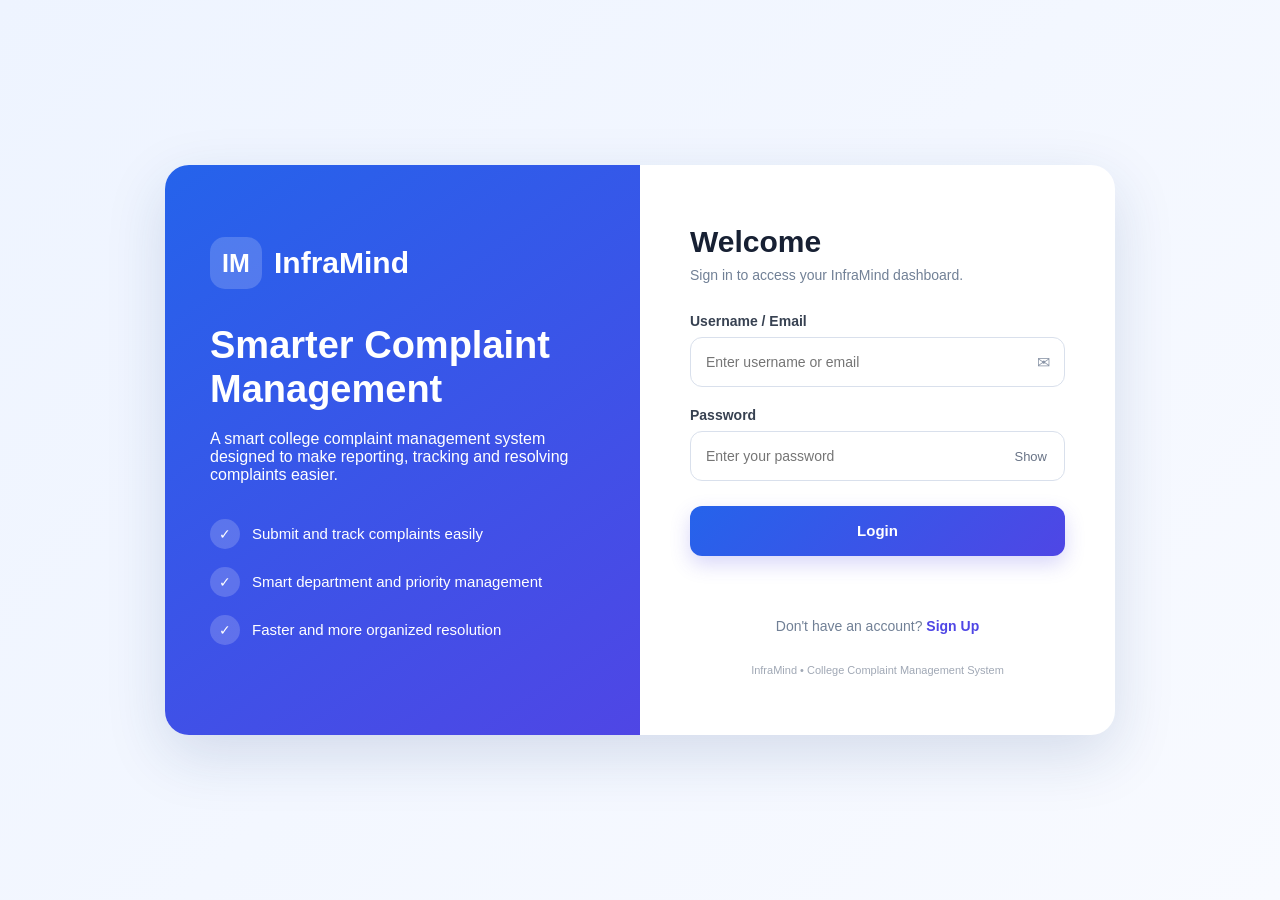
<file: frontend/index.html>
<!DOCTYPE html>
<html lang="en">

<head>

    <meta charset="UTF-8">
    <meta name="viewport" content="width=device-width, initial-scale=1.0">

    <title>InfraMind - Login</title>

    <link rel="stylesheet" href="style.css">

    <style>

        * {
            box-sizing: border-box;
        }

        body {
            margin: 0;
            min-height: 100vh;
            font-family: Arial, Helvetica, sans-serif;
            background: linear-gradient(135deg, #eef4ff, #f8faff);
            display: flex;
            align-items: center;
            justify-content: center;
            padding: 20px;
        }

        .login-wrapper {
            width: 100%;
            max-width: 950px;
            min-height: 570px;
            background: white;
            border-radius: 24px;
            overflow: hidden;
            display: grid;
            grid-template-columns: 1fr 1fr;
            box-shadow: 0 20px 60px rgba(30, 60, 120, 0.15);
        }

        /* LEFT SIDE */

        .login-left {
            padding: 55px 45px;
            background: linear-gradient(145deg, #2563eb, #4f46e5);
            color: white;
            display: flex;
            flex-direction: column;
            justify-content: center;
        }

        .brand {
            display: flex;
            align-items: center;
            gap: 12px;
            margin-bottom: 35px;
        }

        .brand-icon {
            width: 52px;
            height: 52px;
            border-radius: 15px;
            background: rgba(255, 255, 255, 0.18);
            display: flex;
            align-items: center;
            justify-content: center;
            font-size: 25px;
            font-weight: bold;
        }

        .brand-name {
            font-size: 30px;
            font-weight: 700;
        }

        .login-left h1 {
            font-size: 38px;
            line-height: 1.15;
            margin: 0 0 18px;
        }

        .login-left > p {
            font-size: 16px;
            line-height: 1.7;
            color: rgba(255, 255, 255, 0.85);
            margin: 0;
            max-width: 390px;
        }

        .feature-list {
            margin-top: 35px;
        }

        .feature {
            display: flex;
            align-items: center;
            gap: 12px;
            margin-bottom: 18px;
            font-size: 15px;
        }

        .feature-icon {
            width: 30px;
            height: 30px;
            border-radius: 50%;
            background: rgba(255, 255, 255, 0.18);
            display: flex;
            align-items: center;
            justify-content: center;
            font-size: 14px;
        }

        /* RIGHT SIDE */

        .login-right {
            padding: 55px 50px;
            display: flex;
            flex-direction: column;
            justify-content: center;
        }

        .login-right h2 {
            margin: 0 0 8px;
            font-size: 30px;
            color: #172033;
        }

        .login-subtitle {
            margin: 0 0 30px;
            color: #718096;
            font-size: 14px;
        }

        .input-group {
            margin-bottom: 20px;
        }

        .input-group label {
            display: block;
            margin-bottom: 8px;
            color: #374151;
            font-size: 14px;
            font-weight: 600;
        }

        .input-wrapper {
            position: relative;
        }

        .input-wrapper input {
            width: 100%;
            height: 50px;
            border: 1px solid #d9e0ec;
            border-radius: 12px;
            padding: 0 45px 0 15px;
            font-size: 14px;
            outline: none;
            transition: 0.2s;
        }

        .input-wrapper input:focus {
            border-color: #4f46e5;
            box-shadow: 0 0 0 3px rgba(79, 70, 229, 0.10);
        }

        .input-icon {
            position: absolute;
            right: 15px;
            top: 50%;
            transform: translateY(-50%);
            color: #8994a6;
            font-size: 16px;
        }

        .password-toggle {
            position: absolute;
            right: 14px;
            top: 50%;
            transform: translateY(-50%);
            border: none;
            background: transparent;
            cursor: pointer;
            color: #687386;
            font-size: 13px;
            padding: 4px;
        }

        .password-toggle:hover {
            color: #4f46e5;
        }

        .login-button {
            width: 100%;
            height: 50px;
            border: none;
            border-radius: 12px;
            background: linear-gradient(135deg, #2563eb, #4f46e5);
            color: white;
            font-size: 15px;
            font-weight: 600;
            cursor: pointer;
            margin-top: 5px;
            transition: 0.2s;
            box-shadow: 0 8px 20px rgba(79, 70, 229, 0.22);
        }

        .login-button:hover {
            transform: translateY(-2px);
            box-shadow: 0 12px 25px rgba(79, 70, 229, 0.30);
        }

        .login-button:active {
            transform: translateY(0);
        }

        #loginMessage {
            min-height: 20px;
            margin: 15px 0 5px;
            text-align: center;
            color: #dc2626;
            font-size: 13px;
        }

        .signup-text {
            text-align: center;
            color: #718096;
            font-size: 14px;
            margin-top: 22px;
        }

        .signup-text a {
            color: #4f46e5;
            font-weight: 600;
            text-decoration: none;
        }

        .signup-text a:hover {
            text-decoration: underline;
        }

        .footer-text {
            text-align: center;
            color: #a0a8b5;
            font-size: 11px;
            margin-top: 30px;
        }

        /* MOBILE */

        @media (max-width: 750px) {

            .login-wrapper {
                grid-template-columns: 1fr;
                max-width: 500px;
            }

            .login-left {
                padding: 35px;
            }

            .login-left h1 {
                font-size: 30px;
            }

            .feature-list {
                display: none;
            }

            .login-right {
                padding: 40px 30px;
            }

        }

    </style>

</head>


<body>

    <main class="login-wrapper">


        <!-- LEFT SIDE -->

        <section class="login-left">

            <header class="brand">

                <div class="brand-icon">
                    IM
                </div>

                <div class="brand-name">
                    InfraMind
                </div>

            </header>


            <section class="intro-section">

                <h1>
                    Smarter Complaint<br>
                    Management
                </h1>

                <p>
                    A smart college complaint management system
                    designed to make reporting, tracking and
                    resolving complaints easier.
                </p>

            </section>


            <section class="feature-list" aria-label="InfraMind features">


                <div class="feature">

                    <div class="feature-icon">
                        ✓
                    </div>

                    <span>
                        Submit and track complaints easily
                    </span>

                </div>


                <div class="feature">

                    <div class="feature-icon">
                        ✓
                    </div>

                    <span>
                        Smart department and priority management
                    </span>

                </div>


                <div class="feature">

                    <div class="feature-icon">
                        ✓
                    </div>

                    <span>
                        Faster and more organized resolution
                    </span>

                </div>


            </section>

        </section>


        <!-- RIGHT SIDE -->

        <section class="login-right">


            <header class="login-header">

                <h2>
                    Welcome
                </h2>

                <p class="login-subtitle">
                    Sign in to access your InfraMind dashboard.
                </p>

            </header>


            <form class="login-form" onsubmit="event.preventDefault(); loginUser();">


                <!-- USERNAME -->

                <div class="input-group">

                    <label for="username">
                        Username / Email
                    </label>

                    <div class="input-wrapper">

                        <input
                            type="text"
                            id="username"
                            placeholder="Enter username or email"
                        >

                        <span class="input-icon" aria-hidden="true">
                            ✉
                        </span>

                    </div>

                </div>


                <!-- PASSWORD -->

                <div class="input-group">

                    <label for="password">
                        Password
                    </label>

                    <div class="input-wrapper">

                        <input
                            type="password"
                            id="password"
                            placeholder="Enter your password"
                        >

                        <button
                            type="button"
                            class="password-toggle"
                            onclick="togglePassword()"
                            id="passwordToggle"
                        >
                            Show
                        </button>

                    </div>

                </div>


                <!-- LOGIN BUTTON -->

                <button
                    type="submit"
                    class="login-button"
                >
                    Login
                </button>


                <p
                    id="loginMessage"
                    class="login-message"
                    aria-live="polite"
                ></p>


            </form>


            <!-- SIGN UP -->

            <p class="signup-text">

                Don't have an account?

                <a href="signup.html">
                    Sign Up
                </a>

            </p>


            <!-- FOOTER -->

            <footer class="footer-text">
                InfraMind • College Complaint Management System
            </footer>


        </section>


    </main>


    <script>

        async function loginUser() {

            const username =
                document.getElementById("username").value.trim();

            const password =
                document.getElementById("password").value;


            if (username === "" || password === "") {

                showMessage(
                    "Please enter username/email and password."
                );

                return;
            }


            try {

                const response = await fetch("/login", {

                    method: "POST",

                    headers: {
                        "Content-Type": "application/json"
                    },

                    body: JSON.stringify({
                        username: username,
                        password: password
                    })

                });


                const data = await response.json();


                if (!response.ok) {

                    showMessage(
                        data.error ||
                        "Invalid username or password."
                    );

                    return;
                }


                localStorage.setItem(
                    "userRole",
                    data.role
                );


                // Student

                if (data.role === "student") {

                    localStorage.setItem(
                        "studentId",
                        data.student_id
                    );

                    window.location.href =
                        "dashboard.html";
                }


                // Admin

                else if (data.role === "admin") {

                    window.location.href =
                        "admin.html";
                }


                // Department

                else if (data.role === "department") {

                    localStorage.setItem(
                        "department",
                        data.department
                    );

                    window.location.href =
                        "department.html";
                }

            }


            catch (error) {

                console.error(
                    "Login error:",
                    error
                );

                showMessage(
                    "Could not connect to the server."
                );

            }

        }


        function showMessage(message) {

            document.getElementById(
                "loginMessage"
            ).textContent = message;

        }


        function togglePassword() {

            const password =
                document.getElementById("password");

            const toggle =
                document.getElementById("passwordToggle");


            if (password.type === "password") {

                password.type = "text";
                toggle.textContent = "Hide";

            } else {

                password.type = "password";
                toggle.textContent = "Show";

            }

        }

    </script>

</body>

</html>
</file>
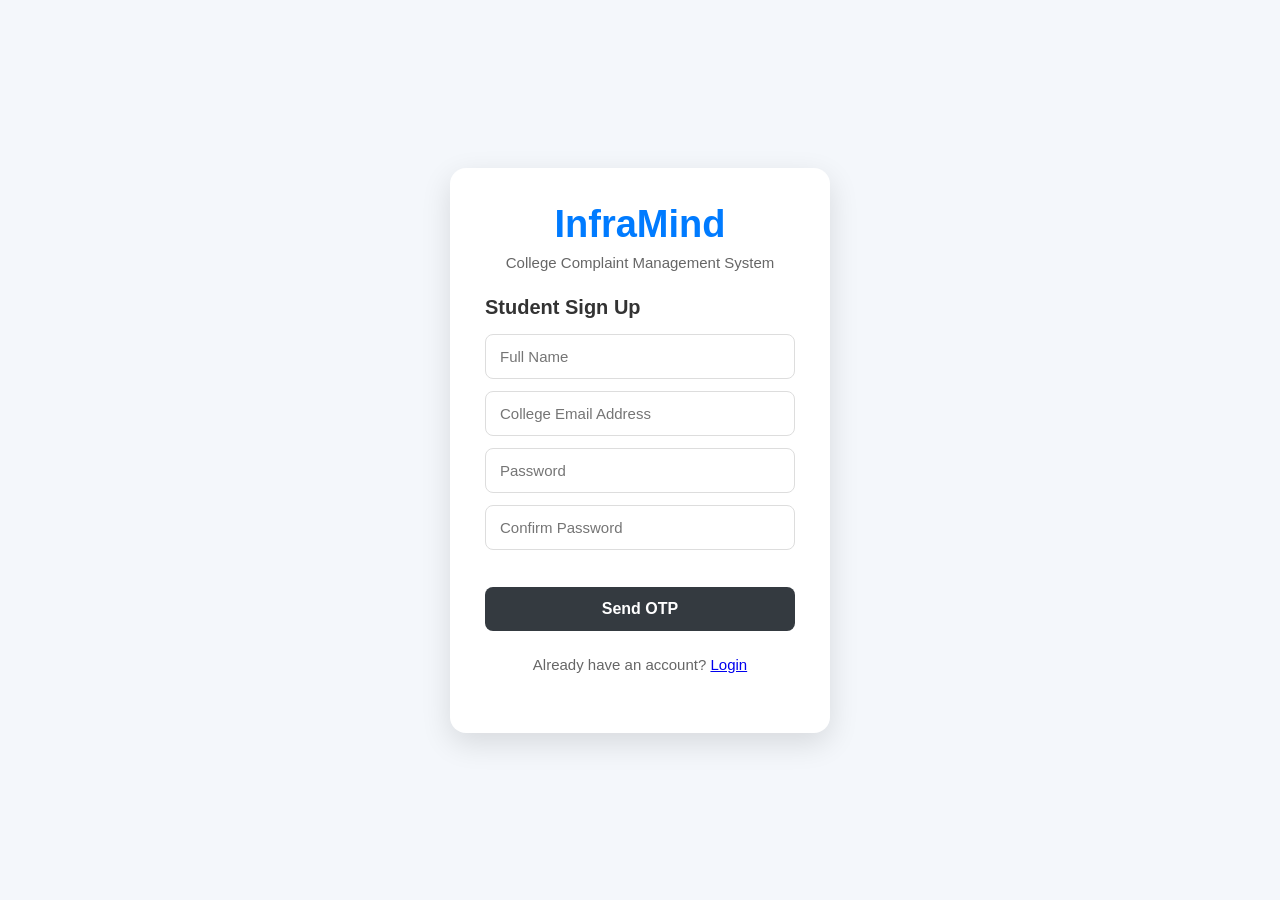
<file: frontend/signup.html>
<!DOCTYPE html>
<html lang="en">

<head>

    <meta charset="UTF-8">
    <meta name="viewport" content="width=device-width, initial-scale=1.0">

    <title>InfraMind - Student Sign Up</title>

    <link rel="stylesheet" href="style.css">

</head>

<body>

    <div class="login-container">

        <h1>InfraMind</h1>

        <p>College Complaint Management System</p>

        <h2>Student Sign Up</h2>


        <!-- NAME -->
        <input
            type="text"
            id="name"
            placeholder="Full Name"
        >


        <!-- EMAIL -->
        <input
            type="email"
            id="email"
            placeholder="College Email Address"
        >


        <!-- PASSWORD -->
        <input
            type="password"
            id="password"
            placeholder="Password"
        >


        <!-- CONFIRM PASSWORD -->
        <input
            type="password"
            id="confirmPassword"
            placeholder="Confirm Password"
        >


        <!-- SIGN UP BUTTON -->
        <button
            type="button"
            onclick="signup()"
            id="signupButton"
        >
            Send OTP
        </button>


        <!-- MESSAGE -->
        <p id="signupMessage"></p>


        <p>
            Already have an account?
            <a href="index.html">Login</a>
        </p>

    </div>


    <script>

        async function signup() {

            const name =
                document.getElementById("name").value.trim();

            const email =
                document.getElementById("email").value.trim().toLowerCase();

            const password =
                document.getElementById("password").value;

            const confirmPassword =
                document.getElementById("confirmPassword").value;

            const signupButton =
                document.getElementById("signupButton");


            // =========================
            // BASIC VALIDATION
            // =========================

            if (
                name === "" ||
                email === "" ||
                password === "" ||
                confirmPassword === ""
            ) {

                showMessage(
                    "Please fill all fields."
                );

                return;
            }


            // =========================
            // NAME VALIDATION
            // Only letters and spaces
            // =========================

            const namePattern =
                /^[A-Za-z]+(?:\s+[A-Za-z]+)*$/;


            if (!namePattern.test(name)) {

                showMessage(
                    "Invalid name. Name should contain only letters and spaces."
                );

                return;
            }


            // =========================
            // MVN EMAIL VALIDATION
            // =========================

            const emailPattern =
                /^[A-Za-z0-9._%+-]+@mvn\.edu\.in$/;


            if (!emailPattern.test(email)) {

                showMessage(
                    "Invalid email. Please use your valid MVN college email."
                );

                return;
            }


            // =========================
            // PASSWORD VALIDATION
            // =========================

            if (password.length < 6) {

                showMessage(
                    "Password must be at least 6 characters."
                );

                return;
            }


            // =========================
            // CONFIRM PASSWORD
            // =========================

            if (password !== confirmPassword) {

                showMessage(
                    "Passwords do not match."
                );

                return;
            }


            // =========================
            // SEND OTP
            // =========================

            showMessage("Sending OTP...");

            signupButton.disabled = true;
            signupButton.textContent = "Sending...";


            try {

                const response = await fetch(
                    "/send-otp",
                    {
                        method: "POST",

                        headers: {
                            "Content-Type": "application/json"
                        },

                        body: JSON.stringify({

                            name: name,

                            email: email,

                            password: password

                        })
                    }
                );


                // Convert response to JSON
                const data = await response.json();


                // =========================
                // BACKEND ERROR
                // =========================

                if (!response.ok) {

                    showMessage(
                        data.error ||
                        "Failed to send OTP."
                    );

                    signupButton.disabled = false;
                    signupButton.textContent = "Send OTP";

                    return;
                }


                // =========================
                // OTP SUCCESS
                // =========================

                localStorage.setItem(
                    "signupName",
                    name
                );

                localStorage.setItem(
                    "signupEmail",
                    email
                );

                localStorage.setItem(
                    "signupPassword",
                    password
                );


                showMessage(
                    "OTP sent successfully! Check your email."
                );


                // =========================
                // GO TO OTP PAGE
                // =========================

                setTimeout(function () {

                    window.location.href =
                        "verify-otp.html";

                }, 1000);


            }


            catch (error) {

                console.error(
                    "OTP error:",
                    error
                );


                showMessage(
                    "Could not connect to the server."
                );


                signupButton.disabled = false;
                signupButton.textContent = "Send OTP";

            }

        }


        // =========================
        // MESSAGE FUNCTION
        // =========================

        function showMessage(message) {

            document.getElementById(
                "signupMessage"
            ).textContent = message;

        }

    </script>

</body>

</html>
</file>
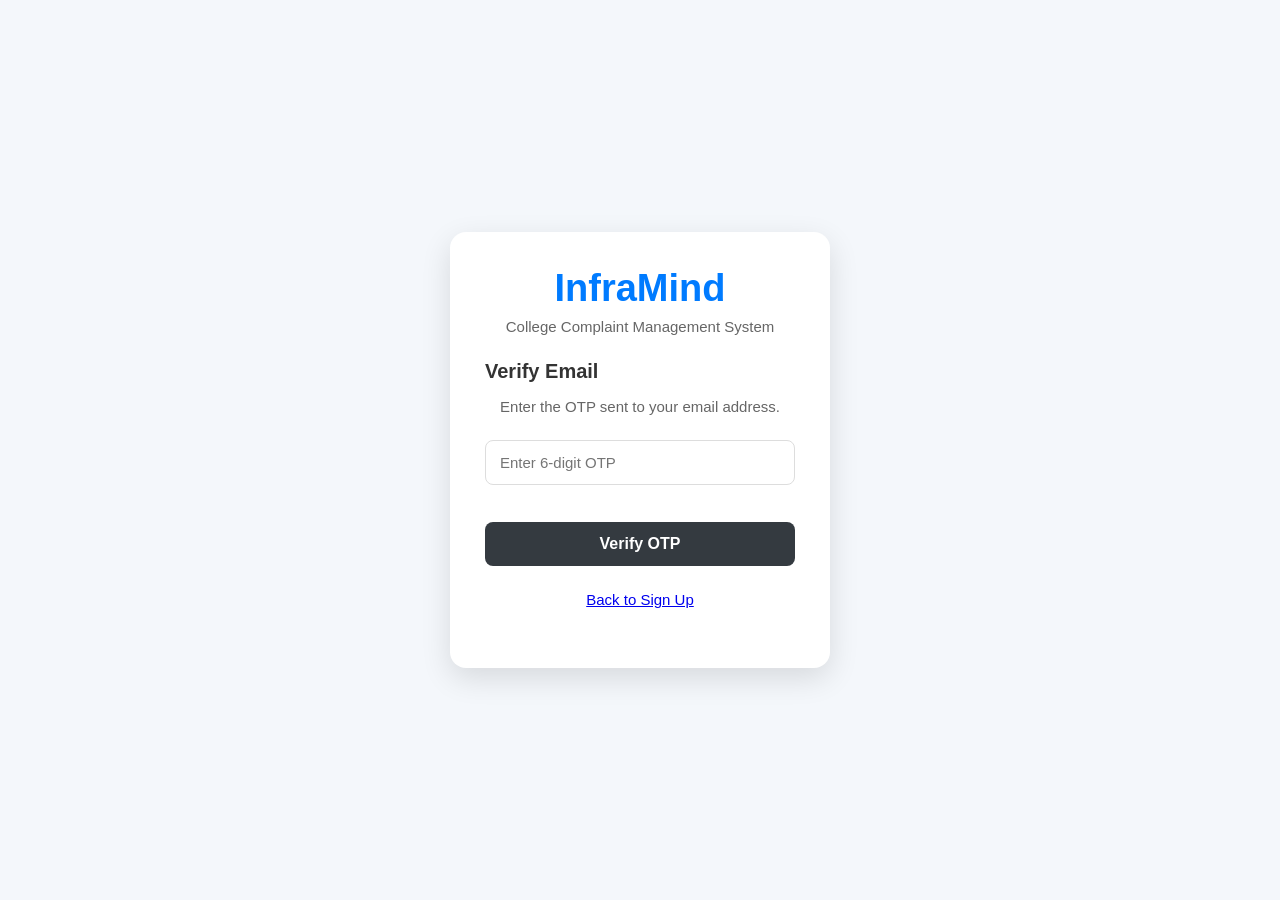
<file: frontend/verify-otp.html>
<!DOCTYPE html>
<html lang="en">
<head>
    <meta charset="UTF-8">
    <meta name="viewport" content="width=device-width, initial-scale=1.0">
    <title>InfraMind - Verify OTP</title>
    <link rel="stylesheet" href="style.css">
</head>

<body>

    <div class="login-container">

        <h1>InfraMind</h1>
        <p>College Complaint Management System</p>

        <h2>Verify Email</h2>

        <p>Enter the OTP sent to your email address.</p>

        <input
            type="text"
            id="otp"
            placeholder="Enter 6-digit OTP"
            maxlength="6"
        >

        <button onclick="verifyOTP()">
            Verify OTP
        </button>

        <p id="otpMessage"></p>

        <p>
            <a href="signup.html">Back to Sign Up</a>
        </p>

    </div>

    <script>

        async function verifyOTP() {

            const otp = document
                .getElementById("otp")
                .value
                .trim();

            const email = localStorage.getItem("signupEmail");

            if (!email) {
                showMessage("Signup session not found. Please register again.");
                return;
            }

            if (otp === "") {
                showMessage("Please enter the OTP.");
                return;
            }

            if (otp.length !== 6) {
                showMessage("Please enter a valid 6-digit OTP.");
                return;
            }

            showMessage("Verifying OTP...");

            try {

                const response = await fetch("/verify-otp", {

                    method: "POST",

                    headers: {
                        "Content-Type": "application/json"
                    },

                    body: JSON.stringify({
                        email: email,
                        otp: otp
                    })

                });

                const data = await response.json();

                if (!response.ok) {

                    showMessage(
                        data.error || "Invalid OTP."
                    );

                    return;
                }

                showMessage(
                    "Email verified successfully! Account created."
                );

                // Remove temporary signup data
                localStorage.removeItem("signupName");
                localStorage.removeItem("signupEmail");
                localStorage.removeItem("signupPassword");

                setTimeout(function () {

                    window.location.href = "index.html";

                }, 1500);

            }
            catch (error) {

                console.error(
                    "OTP verification error:",
                    error
                );

                showMessage(
                    "Could not connect to the server."
                );
            }
        }


        function showMessage(message) {

            document.getElementById(
                "otpMessage"
            ).textContent = message;
        }

    </script>

</body>
</html>
</file>
<file: frontend/style.css>
* {
    margin: 0;
    padding: 0;
    box-sizing: border-box;
}

body {
    font-family: Arial, sans-serif;
    background: #f4f7fb;
    min-height: 100vh;
    display: flex;
    justify-content: center;
    align-items: center;
}

.login-container {
    background: white;
    width: 380px;
    padding: 40px;
    border-radius: 12px;
    box-shadow: 0 8px 25px rgba(0, 0, 0, 0.1);
    text-align: center;
}

.login-container h1 {
    color: #2563eb;
    margin-bottom: 10px;
}

.login-container p {
    color: #666;
    margin-bottom: 30px;
}

.login-container input {
    width: 100%;
    padding: 12px;
    margin-bottom: 15px;
    border: 1px solid #ddd;
    border-radius: 6px;
    font-size: 15px;
}

.login-container button {
    width: 100%;
    padding: 12px;
    background: #2563eb;
    color: white;
    border: none;
    border-radius: 6px;
    font-size: 16px;
    cursor: pointer;
}
.dashboard {
    width: 90%;
    max-width: 1100px;
    margin: auto;
    text-align: center;
}

.dashboard h1 {
    color: #2563eb;
    margin-bottom: 10px;
}

.dashboard > p {
    color: #666;
    margin-bottom: 30px;
}

.cards {
    display: grid;
    grid-template-columns: repeat(4, 1fr);
    gap: 20px;
}

.card {
    background: white;
    padding: 25px 15px;
    border-radius: 12px;
    box-shadow: 0 5px 15px rgba(0, 0, 0, 0.08);
}

.card h2 {
    color: #2563eb;
    font-size: 30px;
    margin-bottom: 10px;
}

.card p {
    color: #555;
}
.complaint-container {
    background: white;
    width: 500px;
    padding: 40px;
    border-radius: 12px;
    box-shadow: 0 8px 25px rgba(0, 0, 0, 0.1);
}

.complaint-container h1 {
    color: #2563eb;
    margin-bottom: 10px;
}

.complaint-container p {
    color: #666;
    margin-bottom: 25px;
}

.complaint-container input,
.complaint-container textarea {
    width: 100%;
    padding: 12px;
    margin-bottom: 15px;
    border: 1px solid #ddd;
    border-radius: 6px;
    font-size: 15px;
}

.complaint-container textarea {
    height: 130px;
    resize: vertical;
}

.complaint-container button {
    width: 100%;
    padding: 12px;
    background: #2563eb;
    color: white;
    border: none;
    border-radius: 6px;
    font-size: 16px;
    cursor: pointer;
}
.complaints-container {
    width: 90%;
    max-width: 900px;
    margin: 50px auto;
}

.complaints-container h1 {
    color: #2563eb;
    margin-bottom: 10px;
}

.complaints-container > p {
    color: #666;
    margin-bottom: 25px;
}

.complaint-card {
    background: white;
    padding: 25px;
    border-radius: 12px;
    box-shadow: 0 5px 15px rgba(0, 0, 0, 0.08);
}

.complaint-card h2 {
    margin-bottom: 20px;
    color: #333;
}

.complaint-card p {
    margin-bottom: 12px;
    color: #555;
}
.department-container {
    width: 90%;
    max-width: 900px;
    margin: 50px auto;
}

.department-container h1 {
    color: #2563eb;
    margin-bottom: 10px;
}

.department-container > p {
    color: #666;
    margin-bottom: 25px;
}

.department-card {
    background: white;
    padding: 25px;
    border-radius: 12px;
    box-shadow: 0 5px 15px rgba(0, 0, 0, 0.08);
}

.department-card h2 {
    color: #333;
    margin-bottom: 20px;
}

.department-card p {
    color: #555;
    margin-bottom: 12px;
}

.department-card button {
    padding: 10px 16px;
    margin-right: 8px;
    margin-top: 10px;
    border: none;
    border-radius: 6px;
    background: #2563eb;
    color: white;
    cursor: pointer;
}
.admin-container {
    width: 90%;
    max-width: 1100px;
    margin: 50px auto;
}

.admin-container h1 {
    color: #2563eb;
    margin-bottom: 10px;
}

.admin-container > p {
    color: #666;
    margin-bottom: 30px;
}

.admin-cards {
    display: grid;
    grid-template-columns: repeat(3, 1fr);
    gap: 20px;
}

.admin-card {
    background: white;
    padding: 25px;
    border-radius: 12px;
    box-shadow: 0 5px 15px rgba(0, 0, 0, 0.08);
    text-align: center;
}

.admin-card h2 {
    color: #2563eb;
    font-size: 30px;
    margin-bottom: 10px;
}

.admin-card p {
    color: #555;
}
.chart-box {
    background: white;
    margin-top: 25px;
    padding: 20px;
    border-radius: 12px;
    box-shadow: 0 5px 15px rgba(0, 0, 0, 0.08);
}

.chart-box h2 {
    margin-bottom: 15px;
    color: #333;
    font-size: 20px;
}

.chart-box canvas {
    max-height: 250px;
}
.complaint-btn {
    display: inline-block;
    margin: 25px 15px;
}
.admin-navigation {
    margin: 25px 0;
}

.admin-navigation a {
    display: inline-block;
    text-decoration: none;
    margin: 10px;
    padding: 12px 20px;
    background: #007bff;
    color: white;
    border-radius: 8px;
}
.department-card button {
    margin: 5px;
    padding: 10px 16px;
    border: none;
    border-radius: 6px;
    cursor: pointer;
    background: #007bff;
    color: white;
}
.dashboard .card {
    transition: 0.2s;
}

.dashboard .card:hover {
    transform: translateY(-5px);
}
.complaint-container textarea {
    min-height: 120px;
    resize: vertical;
}
.complaint-card {
    transition: 0.2s;
}

.complaint-card:hover {
    transform: translateY(-3px);
}
.login-container input {
    box-sizing: border-box;
}
.admin-card {
    transition: 0.2s;
}

.login-container button {
    display: block;
    width: 100%;
    margin: 12px 0;
    padding: 12px;
    border: none;
    border-radius: 8px;
    cursor: pointer;
    font-size: 16px;
    font-weight: 600;
}

.login-container button:first-of-type {
    margin-top: 25px;
}

.login-container button:hover {
    transform: translateY(-2px);
    transition: 0.2s;
}
.login-container button:first-of-type {
    background: #007bff;
    color: white;
}

.login-container button:last-of-type {
    background: #343a40;
    color: white;
}
.login-container h1 {
    margin-bottom: 10px;
    font-size: 36px;
}

.login-container p {
    margin-bottom: 25px;
    color: #666;
}
.dashboard h1 {
    margin-bottom: 8px;
}

.dashboard > p {
    margin-bottom: 25px;
    color: #666;
}
.department-container h1 {
    margin-bottom: 8px;
}

.department-container > p {
    margin-bottom: 25px;
    color: #666;
}
.department-container h1 {
    font-size: 32px;
}

.department-container > p {
    font-size: 17px;
}
.admin-container h1 {
    margin-bottom: 8px;
    font-size: 32px;
}

.admin-container > p {
    margin-bottom: 25px;
    color: #666;
    font-size: 17px;
}
.department-card button:nth-of-type(1) {
    background: #f0ad4e;
}

.department-card button:nth-of-type(2) {
    background: #007bff;
}

.department-card button:nth-of-type(3) {
    background: #28a745;
}
.status-pending {
    color: #f0ad4e;
    font-weight: 600;
}

.status-progress {
    color: #007bff;
    font-weight: 600;
}
.complaints-container h1 {
    margin-bottom: 8px;
    font-size: 32px;
}

.complaints-container > p {
    margin-bottom: 25px;
    color: #666;
    font-size: 17px;
}
.status-resolved {
    color: #28a745;
    font-weight: 600;
}
.logout-btn {
    display: inline-block;
    margin: 20px 10px;
    padding: 10px 20px;
    text-decoration: none;
    background: #dc3545;
    color: white;
    border-radius: 8px;
    font-weight: 600;
}

.logout-btn:hover {
    background: #c82333;
}
/* ============================= */
/* Admin Complaints Section      */
/* ============================= */

.complaint-controls {
    display: flex;
    gap: 15px;
    margin: 30px 0 20px;
    align-items: center;
}

.complaint-controls input {
    flex: 1;
    padding: 13px 16px;
    border: 1px solid #ddd;
    border-radius: 8px;
    font-size: 15px;
    box-sizing: border-box;
}

.complaint-controls select {
    padding: 13px 16px;
    border: 1px solid #ddd;
    border-radius: 8px;
    font-size: 15px;
    background: white;
    cursor: pointer;
}


/* Complaints Table */

.complaints-table-box {
    background: white;
    margin-top: 20px;
    padding: 25px;
    border-radius: 12px;
    box-shadow: 0 5px 15px rgba(0, 0, 0, 0.08);
    overflow-x: auto;
}

.complaints-table-box h2 {
    margin-bottom: 20px;
    color: #333;
    font-size: 22px;
}

.complaints-table-box table {
    width: 100%;
    border-collapse: collapse;
    min-width: 750px;
}

.complaints-table-box th {
    background: #f5f7fa;
    color: #333;
    font-weight: 600;
    padding: 14px 12px;
    text-align: left;
    border-bottom: 2px solid #e5e5e5;
}

.complaints-table-box td {
    padding: 14px 12px;
    border-bottom: 1px solid #eee;
    color: #555;
}

.complaints-table-box tbody tr:hover {
    background: #f8fbff;
}


/* Priority Badges */

.complaints-table-box td:nth-child(4) {
    font-weight: 600;
}


/* Status Badges */

.complaints-table-box td:nth-child(5) {
    font-weight: 600;
}


/* Search box focus */

.complaint-controls input:focus,
.complaint-controls select:focus {
    outline: none;
    border-color: #007bff;
    box-shadow: 0 0 0 2px rgba(0, 123, 255, 0.1);
}
/* Priority Badges */

.priority-critical,
.priority-high,
.priority-medium,
.priority-low,
.status-pending,
.status-progress,
.status-resolved,
.status-overdue {
    display: inline-block;
    padding: 5px 10px;
    border-radius: 20px;
    font-size: 13px;
    font-weight: 600;
}


/* Priority */

.priority-critical {
    background: #f8d7da;
    color: #721c24;
}

.priority-high {
    background: #ffe5b4;
    color: #8a4b00;
}

.priority-medium {
    background: #fff3cd;
    color: #856404;
}

.priority-low {
    background: #d1ecf1;
    color: #0c5460;
}


/* Status */

.status-pending {
    background: #fff3cd;
    color: #856404;
}

.status-progress {
    background: #cce5ff;
    color: #004085;
}

.status-resolved {
    background: #d4edda;
    color: #155724;
}

.status-overdue {
    background: #f8d7da;
    color: #721c24;
}
/* ============================= */
/* Professional Login Page       */
/* ============================= */

.login-container {
    width: 380px;
    max-width: 90%;
    margin: 70px auto;
    padding: 35px;
    background: white;
    border-radius: 16px;
    box-shadow: 0 10px 30px rgba(0, 0, 0, 0.12);
    text-align: center;
    box-sizing: border-box;
}

.login-container h1 {
    margin-bottom: 8px;
    font-size: 38px;
    color: #007bff;
}

.login-container > p {
    margin-bottom: 25px;
    color: #666;
    font-size: 15px;
}

.login-container h2 {
    margin-top: 25px;
    margin-bottom: 15px;
    font-size: 20px;
    color: #333;
    text-align: left;
}

.login-container input {
    width: 100%;
    padding: 13px 14px;
    margin-bottom: 12px;
    border: 1px solid #ddd;
    border-radius: 8px;
    font-size: 15px;
    box-sizing: border-box;
}

.login-container input:focus {
    outline: none;
    border-color: #007bff;
    box-shadow: 0 0 0 2px rgba(0, 123, 255, 0.1);
}

.login-container button {
    width: 100%;
    padding: 13px;
    margin: 8px 0;
    border: none;
    border-radius: 8px;
    cursor: pointer;
    font-size: 16px;
    font-weight: 600;
    transition: 0.2s;
}

.login-container button:first-of-type {
    background: #007bff;
    color: white;
}

.login-container button:last-of-type {
    background: #343a40;
    color: white;
}

.login-container button:hover {
    transform: translateY(-2px);
}

#loginMessage {
    margin-top: 15px;
    color: #dc3545;
    font-weight: 600;
}
</file>
